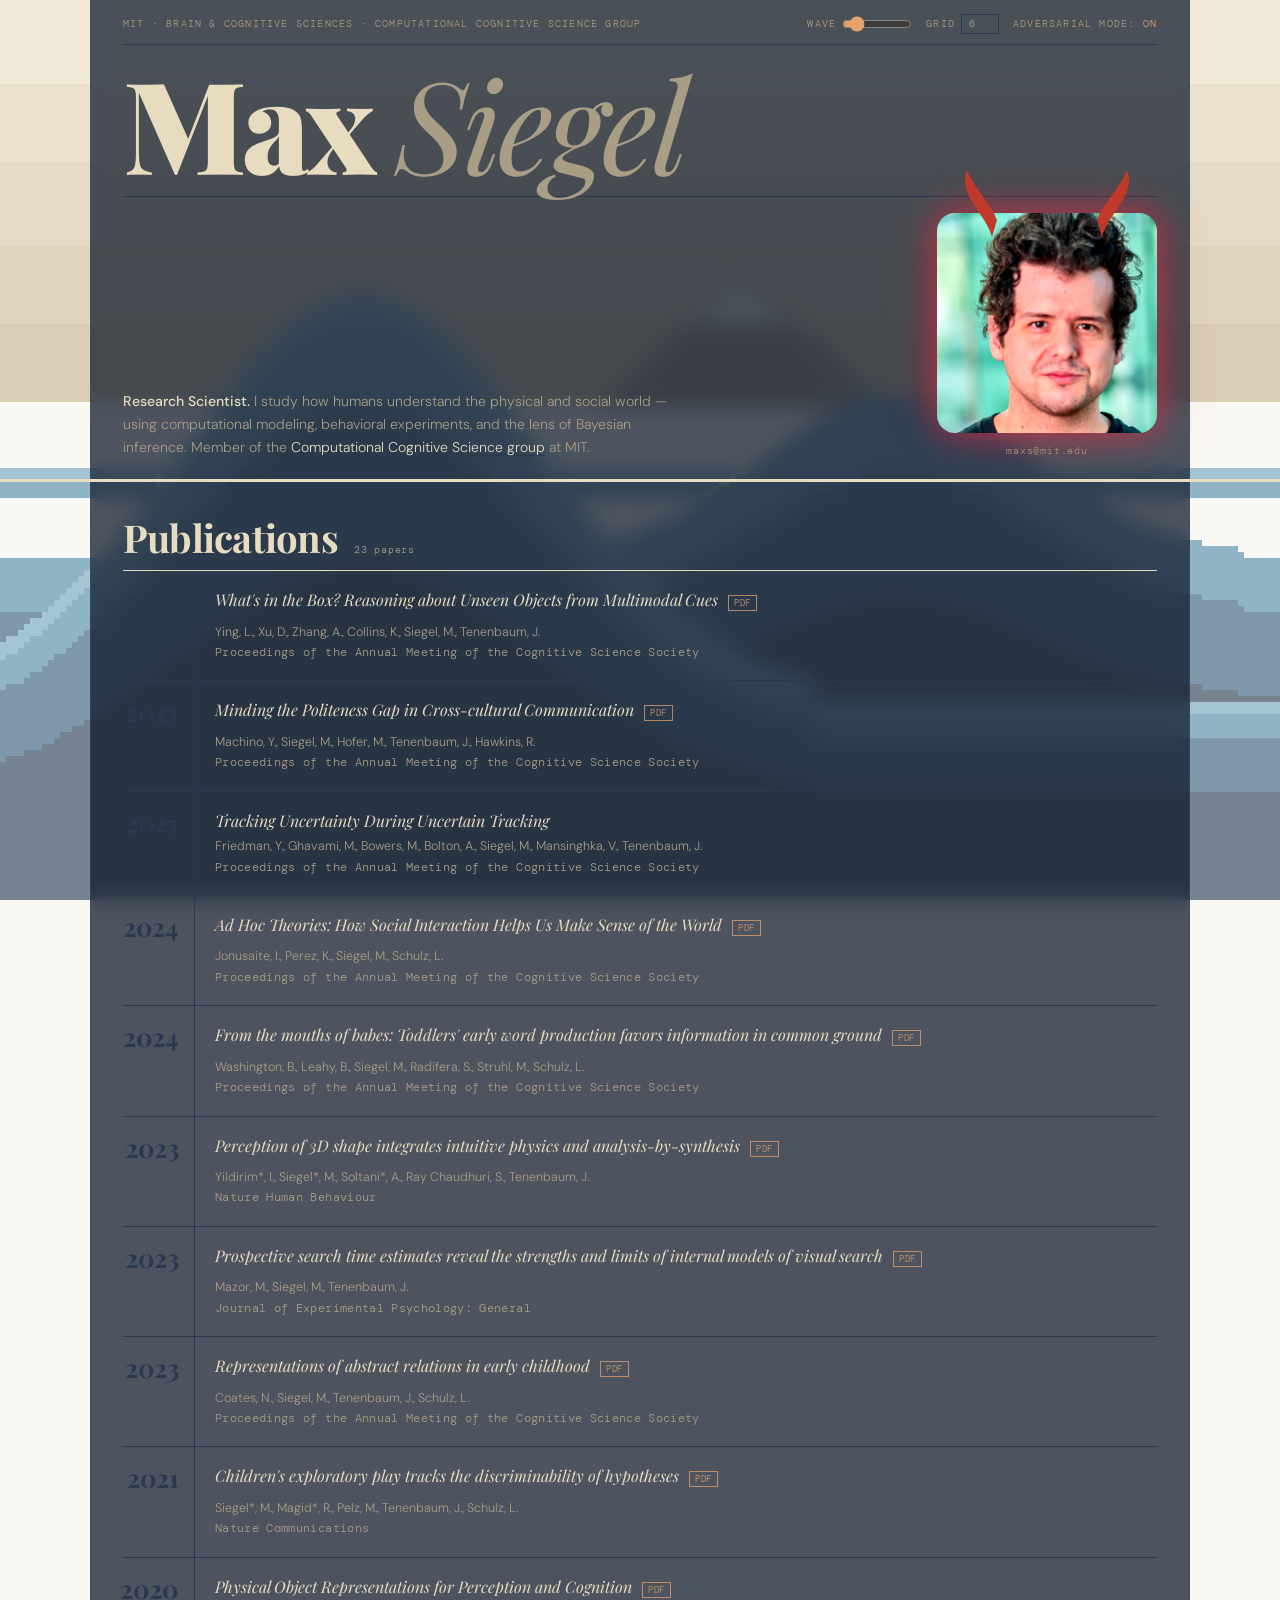
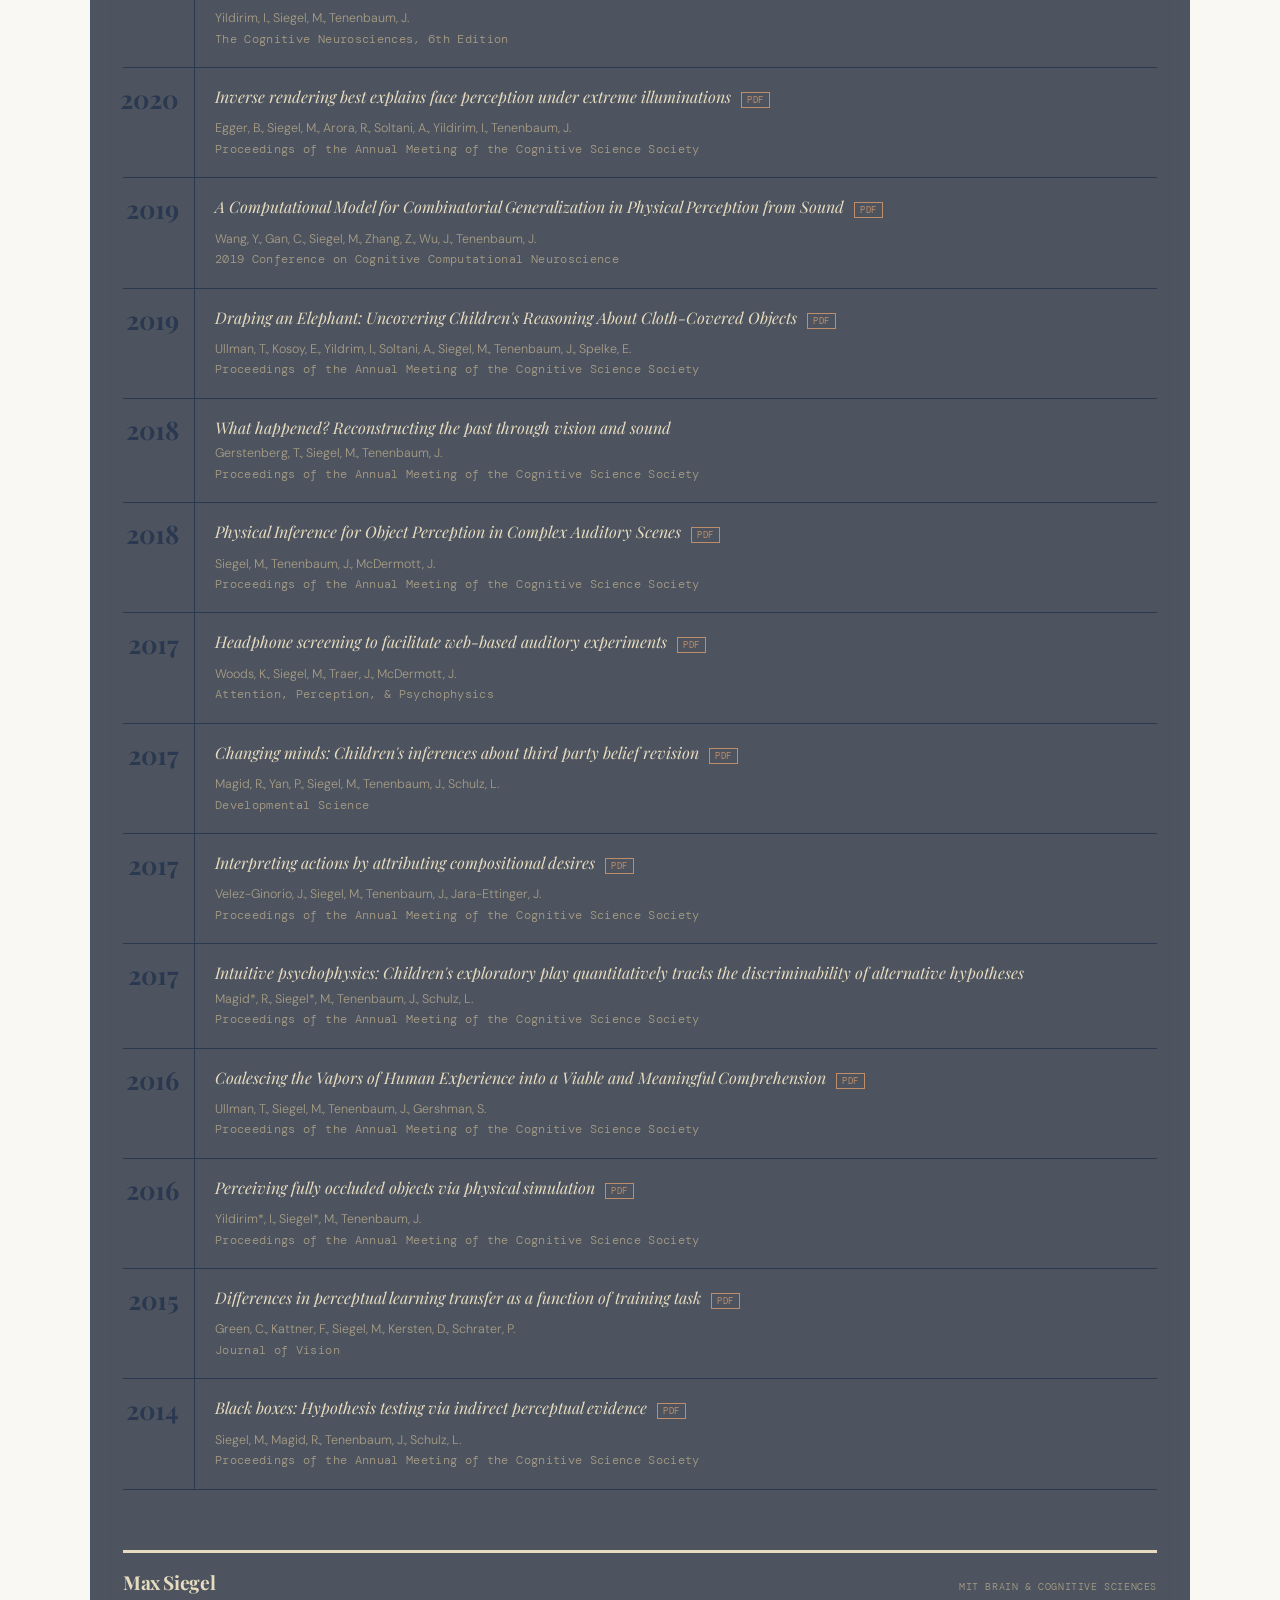
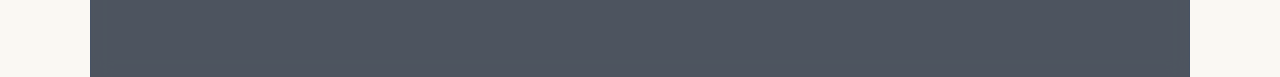
<file: index.html>
<!DOCTYPE html>
<html lang="en">
<head>
<meta charset="utf-8">
<meta name="viewport" content="width=device-width, initial-scale=1">
<meta name="description" content="Max Siegel — Research Scientist, MIT BCS">
<title>Max Siegel</title>
<link rel="preconnect" href="https://fonts.googleapis.com">
<link rel="preconnect" href="https://fonts.gstatic.com" crossorigin>
<link href="https://fonts.googleapis.com/css2?family=Playfair+Display:ital,wght@0,700;0,900;1,400;1,700&family=DM+Mono:wght@300;400&family=DM+Sans:wght@300;400;500&display=swap" rel="stylesheet">

<script>
const TWEAK_DEFAULTS = /*EDITMODE-BEGIN*/{
  "theme": "light",
  "accentColor": "#b85c38",
  "adversarial": false
}/*EDITMODE-END*/;
</script>

<style>
*, *::before, *::after { box-sizing: border-box; margin: 0; padding: 0; }

/* ── TOKENS ── */
:root {
  --bg:        #faf8f3;
  --ink:       #0f0e0c;
  --mid:       #4a4540;
  --faint:     #c8c3ba;
  --paper:     #f2ede4;
  --surface:   rgba(247, 244, 237, 0.82);
  --surface-edge: rgba(200, 195, 186, 0.55);
  --accent:    #b85c38;
  --display: "Playfair Display", "Georgia", serif;
  --mono:    "DM Mono", "Courier New", monospace;
  --sans:    "DM Sans", system-ui, sans-serif;
}
body.dark {
  --bg:           #07101e;
  --ink:          #e8dcc0;
  --mid:          #a89d85;
  --faint:        #2a3850;
  --paper:        #0d1828;
  --surface:      rgba(10, 22, 38, 0.72);
  --surface-edge: rgba(60, 80, 110, 0.45);
  --accent:       #e6a16c;
}

/* ── BASE ── */
html {
  scroll-behavior: smooth;
  background: var(--bg);
}
body {
  background: transparent;
  color: var(--ink);
  font-family: var(--sans);
  font-size: 15px;
  line-height: 1.6;
  -webkit-font-smoothing: antialiased;
  transition: color 300ms;
  position: relative;
}

#wave-bg {
  position: fixed;
  inset: 0;
  width: 100vw;
  height: 100vh;
  z-index: -1;
  image-rendering: pixelated;
  image-rendering: crisp-edges;
  pointer-events: none;
  opacity: 0.6;
}

body.dark #wave-bg { opacity: 0.55; }

a { color: var(--accent); text-decoration: none; }
a:hover { text-decoration: underline; text-decoration-thickness: 1px; }
a:focus-visible { outline: 2px solid var(--accent); outline-offset: 2px; }

/* ── MASTHEAD ── */
.masthead {
  border-bottom: 3px solid var(--ink);
  padding: 0;
  position: relative;
  overflow: hidden;
}

.masthead-inner {
  max-width: 1100px;
  margin: 0 auto;
  padding: 0 32px;
  background: var(--surface);
  backdrop-filter: blur(10px);
  -webkit-backdrop-filter: blur(10px);
  border-left: 1px solid var(--surface-edge);
  border-right: 1px solid var(--surface-edge);
}

.masthead-top {
  display: flex;
  align-items: baseline;
  justify-content: space-between;
  padding: 14px 0 10px;
  border-bottom: 1px solid var(--faint);
  gap: 16px;
}

.masthead-label {
  font-family: var(--mono);
  font-size: 10px;
  font-weight: 300;
  letter-spacing: 0.12em;
  text-transform: uppercase;
  color: var(--mid);
}

.masthead-name {
  font-family: var(--display);
  font-size: clamp(3.8rem, 10vw, 9rem);
  font-weight: 900;
  line-height: 0.9;
  letter-spacing: -0.03em;
  padding: 20px 0 16px;
  display: block;
  color: var(--ink);
}

.masthead-name em {
  font-weight: 400;
  font-style: italic;
  color: var(--mid);
}

.masthead-bottom {
  display: grid;
  grid-template-columns: 1fr auto;
  gap: 24px;
  align-items: end;
  padding: 16px 0 20px;
  border-top: 1px solid var(--faint);
}

.masthead-bio {
  font-family: var(--sans);
  font-size: 0.88rem;
  line-height: 1.65;
  color: var(--mid);
  max-width: 55ch;
  font-weight: 300;
}

.masthead-bio strong { color: var(--ink); font-weight: 500; }
.masthead-bio a { color: var(--ink); text-decoration: underline; text-decoration-color: var(--faint); text-underline-offset: 3px; }
.masthead-bio a:hover { text-decoration-color: var(--accent); }
.bio-email { color: var(--mid); }

.masthead-meta {
  display: flex;
  flex-direction: column;
  align-items: center;
  gap: 10px;
  flex-shrink: 0;
  /* portrait is now floating, just show email */
}

.masthead-email {
  font-family: var(--mono);
  font-size: 10px;
  font-weight: 300;
  letter-spacing: 0.08em;
  color: var(--mid);
  text-decoration: none;
  text-align: center;
}
.masthead-email:hover {
  color: var(--accent);
  text-decoration: none;
}

.portrait-frame {
  width: 220px;
  height: 220px;
  border: none;
  overflow: hidden;
  flex-shrink: 0;
  border-radius: 18px;
  transition: filter 400ms ease, box-shadow 400ms ease;
}

.portrait-wrap {
  position: relative;
  display: inline-block;
  flex-shrink: 0;
}

.devil-horns {
  position: absolute;
  top: -48px;
  left: 0;
  width: 220px;
  height: 80px;
  pointer-events: none;
  opacity: 0;
  transform: translateY(10px);
  transition: opacity 400ms ease, transform 400ms ease;
}

.portrait-wrap.devilish .devil-horns {
  opacity: 1;
  transform: translateY(0);
}

.portrait-wrap.devilish .portrait-frame {
  filter: saturate(1.4) hue-rotate(-15deg) contrast(1.1);
  box-shadow: 0 0 32px rgba(192, 57, 43, 0.6), 0 0 64px rgba(192, 57, 43, 0.2);
}

.portrait-frame img {
  width: 100%; height: 100%; object-fit: cover; display: block;
}

.portrait-placeholder {
  width: 100%; height: 100%;
  background: var(--paper);
  display: flex; align-items: center; justify-content: center;
  font-family: var(--mono); font-size: 9px; color: var(--mid);
  text-align: center; line-height: 1.4;
}

.contact-links {
  display: flex;
  gap: 10px;
  flex-wrap: wrap;
  justify-content: flex-end;
}

.contact-link {
  font-family: var(--mono);
  font-size: 10px;
  font-weight: 300;
  letter-spacing: 0.06em;
  color: var(--mid);
  text-decoration: none;
  padding: 4px 8px;
  border: 1px solid var(--faint);
  transition: border-color 120ms, color 120ms;
}
.contact-link:hover {
  color: var(--accent);
  border-color: var(--accent);
  text-decoration: none;
}

/* ── BODY LAYOUT ── */
.page-body {
  max-width: 1100px;
  margin: 0 auto;
  padding: 0 32px 80px;
  background: var(--surface);
  backdrop-filter: blur(10px);
  -webkit-backdrop-filter: blur(10px);
  border-left: 1px solid var(--surface-edge);
  border-right: 1px solid var(--surface-edge);
}

/* ── SECTION HEADER ── */
.section-header {
  display: flex;
  align-items: baseline;
  gap: 16px;
  padding: 36px 0 12px;
  border-bottom: 1px solid var(--ink);
  margin-bottom: 0;
}

.section-title {
  font-family: var(--display);
  font-size: clamp(1.6rem, 3vw, 2.4rem);
  font-weight: 700;
  letter-spacing: -0.02em;
  line-height: 1;
  color: var(--ink);
}

.section-count {
  font-family: var(--mono);
  font-size: 10px;
  font-weight: 300;
  color: var(--mid);
  letter-spacing: 0.08em;
}

/* ── PUBLICATIONS ── */
.pub-list { list-style: none; }

.pub-item {
  display: grid;
  grid-template-columns: 72px 1fr;
  border-bottom: 1px solid var(--faint);
}

.pub-year-col {
  padding: 18px 16px 18px 0;
  border-right: 1px solid var(--faint);
  display: flex;
  align-items: flex-start;
  justify-content: flex-end;
}

.pub-year {
  font-family: var(--display);
  font-size: 1.6rem;
  font-weight: 700;
  color: var(--faint);
  line-height: 1;
  letter-spacing: -0.02em;
}

.pub-body {
  padding: 18px 0 18px 20px;
}

.pub-title {
  font-family: var(--display);
  font-style: italic;
  font-size: 1rem;
  line-height: 1.4;
  color: var(--ink);
  font-weight: 400;
  display: block;
  margin-bottom: 6px;
}

.pub-title-link {
  color: var(--ink);
  transition: color 120ms;
}
.pub-title-link:hover {
  color: var(--accent);
  text-decoration: none;
}

.pub-authors {
  font-family: var(--sans);
  font-size: 0.78rem;
  color: var(--mid);
  font-weight: 300;
  margin-bottom: 3px;
  line-height: 1.4;
}

.pub-venue {
  font-family: var(--mono);
  font-size: 0.72rem;
  color: var(--mid);
  letter-spacing: 0.03em;
  font-weight: 300;
}

.pub-venue.highlighted {
  color: var(--accent);
}

.pub-title-row {
  display: flex;
  align-items: baseline;
  gap: 10px;
  flex-wrap: wrap;
  margin-bottom: 6px;
}

.pub-title-row .pub-title,
.pub-title-row .pub-title-link {
  margin-bottom: 0;
}

.pub-pdf-tag {
  font-family: var(--mono);
  font-size: 9px;
  font-weight: 400;
  letter-spacing: 0.08em;
  color: var(--accent);
  border: 1px solid var(--accent);
  padding: 1px 5px;
  text-decoration: none;
  white-space: nowrap;
  flex-shrink: 0;
  opacity: 0.75;
  transition: opacity 120ms;
}
.pub-pdf-tag:hover { opacity: 1; text-decoration: none; }

/* ── FOOTER ── */
.site-footer {
  border-top: 3px solid var(--ink);
  padding-top: 14px;
  margin-top: 60px;
  display: flex;
  justify-content: space-between;
  align-items: baseline;
  gap: 12px;
  flex-wrap: wrap;
}

.footer-name {
  font-family: var(--display);
  font-size: 1.2rem;
  font-weight: 700;
  letter-spacing: -0.02em;
}

.footer-meta {
  font-family: var(--mono);
  font-size: 10px;
  font-weight: 300;
  color: var(--mid);
  letter-spacing: 0.06em;
  text-transform: uppercase;
}

/* ── TWEAKS PANEL ── */
#tweaks-panel {
  position: fixed;
  bottom: 24px; right: 24px;
  background: var(--bg);
  border: 1px solid var(--faint);
  padding: 16px 18px;
  font-family: var(--sans);
  font-size: 13px;
  box-shadow: 0 8px 40px rgba(0,0,0,0.18);
  z-index: 9999;
  display: none;
  width: 210px;
}

#tweaks-panel h3 {
  font-family: var(--mono);
  font-size: 10px; font-weight: 400; text-transform: uppercase;
  letter-spacing: 0.1em; color: var(--mid); margin-bottom: 14px;
}

#tweaks-panel label {
  display: block;
  font-family: var(--mono);
  font-size: 10px; font-weight: 400;
  text-transform: uppercase; letter-spacing: 0.08em;
  color: var(--mid); margin-bottom: 6px; margin-top: 14px;
}

.tweak-btn-group { display: flex; flex-direction: column; gap: 4px; }
.tweak-btn {
  background: none; border: 1px solid var(--faint);
  padding: 6px 10px; text-align: left; cursor: pointer;
  font-size: 11px; font-family: var(--sans); color: var(--mid);
  transition: all 100ms;
}
.tweak-btn:hover { border-color: var(--accent); color: var(--accent); }
.tweak-btn.active { background: var(--ink); color: var(--bg); border-color: var(--ink); }

.color-swatches { display: flex; gap: 6px; flex-wrap: wrap; margin-top: 2px; }
.color-swatch {
  width: 20px; height: 20px; cursor: pointer;
  border: 2px solid transparent; transition: border-color 100ms;
}
.color-swatch.active { border-color: var(--ink); }

/* ── RESPONSIVE ── */
@media (max-width: 680px) {
  .masthead-inner, .page-body { padding-left: 18px; padding-right: 18px; }
  .masthead-bottom { grid-template-columns: 1fr; }
  .masthead-meta { flex-direction: row-reverse; align-items: center; }
  .portrait-frame { width: 72px; height: 72px; }
  .contact-links { justify-content: flex-start; }
  .pub-item { grid-template-columns: 52px 1fr; }
  .pub-year { font-size: 1.1rem; }
}
</style>
<template id="__bundler_thumbnail" data-bg-color="#0d0c0a">
  <svg viewBox="0 0 400 300" xmlns="http://www.w3.org/2000/svg">
    <rect width="400" height="300" fill="#0d0c0a"/>
    <text x="30" y="120" font-family="Georgia,serif" font-size="72" font-weight="900" fill="#f0ece3" letter-spacing="-3">Max</text>
    <text x="30" y="185" font-family="Georgia,serif" font-size="72" font-weight="400" font-style="italic" fill="#8a8278" letter-spacing="-3">Siegel</text>
    <line x1="30" y1="210" x2="370" y2="210" stroke="#2e2b25" stroke-width="3"/>
    <rect x="30" y="225" width="60" height="8" rx="2" fill="#2e2b25"/>
    <rect x="30" y="242" width="200" height="6" rx="2" fill="#1e1c18"/>
    <rect x="30" y="256" width="160" height="6" rx="2" fill="#1e1c18"/>
  </svg>
</template>
</head>
<body class="dark">

<!-- MASTHEAD -->
<canvas id="wave-bg"></canvas>

<header class="masthead">
  <div class="masthead-inner">

    <div class="masthead-top">
      <span class="masthead-label">MIT · Brain &amp; Cognitive Sciences · Computational Cognitive Science Group</span>
      <span class="masthead-label" style="display:flex;align-items:center;gap:14px;">
        <span style="display:flex;align-items:center;gap:6px;">
          <span style="text-transform:uppercase;">wave</span>
          <input type="range" id="wave-strength" min="0" max="3" step="0.05" value="0.4" style="width:70px;accent-color:var(--accent);vertical-align:middle;">
        </span>
        <span style="display:flex;align-items:center;gap:6px;">
          <span style="text-transform:uppercase;">grid</span>
          <input type="number" id="wave-pixel" min="2" max="16" step="1" value="6" style="width:38px;font:inherit;color:inherit;background:transparent;border:1px solid var(--faint);padding:1px 3px;text-align:center;">
        </span>
        <button id="adv-toggle" onclick="toggleAdversarial()" style="background:none;border:none;cursor:pointer;font:inherit;color:inherit;letter-spacing:inherit;padding:0;text-transform:uppercase;">adversarial mode: <span id="adv-status" style="color:var(--accent)">on</span></button>
      </span>
    </div>

    <span class="masthead-name">Max <em>Siegel</em></span>

    <div class="masthead-bottom">
      <p class="masthead-bio">
        <strong>Research Scientist.</strong> I study how humans understand the physical and social world — using computational modeling, behavioral experiments, and the lens of Bayesian inference. Member of the <a href="https://cocosci.mit.edu">Computational Cognitive Science group</a> at MIT.
      </p>
      <div class="masthead-meta">
        <div class="portrait-wrap">
          <div class="portrait-frame">
            <img src="public/assets/max.png" alt="Max Siegel"
                 onerror="this.style.display='none';this.nextElementSibling.style.display='flex'">
            <div class="portrait-placeholder" style="display:none">photo</div>
          </div>
          <svg class="devil-horns" viewBox="0 0 220 80" xmlns="http://www.w3.org/2000/svg">
            <path d="M55 72 C50 50 20 30 30 5 C38 25 52 35 60 55 Z" fill="#c0392b"/>
            <path d="M165 72 C170 50 200 30 190 5 C182 25 168 35 160 55 Z" fill="#c0392b"/>
          </svg>
        </div>
        <a class="masthead-email" href="mailto:maxs@mit.edu">maxs@mit.edu</a>
      </div>
    </div>

  </div>
</header>

<!-- BODY -->
<div class="page-body">

  <div class="section-header">
    <h2 class="section-title">Publications</h2>
    <span class="section-count" id="section-count"></span>
  </div>

  <ul class="pub-list" id="pub-list"></ul>

  <footer class="site-footer">
    <span class="footer-name">Max Siegel</span>
    <span class="footer-meta">MIT Brain &amp; Cognitive Sciences</span>
  </footer>

</div>

<!-- TWEAKS -->
<div id="tweaks-panel">
  <h3>Tweaks</h3>

  <label>Theme</label>
  <div class="tweak-btn-group">
    <button class="tweak-btn" data-theme="light" onclick="setTheme('light',this)">Light</button>
    <button class="tweak-btn active" data-theme="dark" onclick="setTheme('dark',this)">Dark</button>
  </div>

  <label>Adversarial mode</label>
  <div class="tweak-btn-group">
    <button class="tweak-btn active" id="adv-on" onclick="setAdversarial(true,this)">On</button>
    <button class="tweak-btn" id="adv-off" onclick="setAdversarial(false,this)">Off</button>
  </div>

  <label>Accent</label>
  <div class="color-swatches">
    <div class="color-swatch active" style="background:#b85c38" title="#b85c38" onclick="setAccent('#b85c38',this)"></div>
    <div class="color-swatch" style="background:#1e4d6a" title="#1e4d6a" onclick="setAccent('#1e4d6a',this)"></div>
    <div class="color-swatch" style="background:#2d5a3d" title="#2d5a3d" onclick="setAccent('#2d5a3d',this)"></div>
    <div class="color-swatch" style="background:#7a3060" title="#7a3060" onclick="setAccent('#7a3060',this)"></div>
    <div class="color-swatch" style="background:#4a4540" title="#4a4540" onclick="setAccent('#4a4540',this)"></div>
  </div>
</div>

<script>
// ── HOKUSAI WAVE BACKGROUND (real wave-equation simulation) ──
(function() {
  const canvas = document.getElementById('wave-bg');
  if (!canvas) return;
  const ctx = canvas.getContext('2d');

  let PIXEL_SIZE = 6;
  let W, H, PW, PH;

  // Each layer has its own 1D height field with real wave-equation dynamics.
  // h[i] is height at column i; updated via h_new = 2h - h_old + c²(h[i+1]+h[i-1]-2h[i])
  // We integrate height in "vertical pixel" units (small).
  // Layers: far (back), mid, big (front).
  const layers = [];

  function makeLayer(opts) {
    const w = PW;
    return {
      ...opts,
      h:     new Float32Array(w),
      hOld:  new Float32Array(w),
      hNew:  new Float32Array(w),
      width: w,
    };
  }

  function initLayers() {
    layers.length = 0;
    // Scale all spatial parameters as fractions of grid width so behavior
    // is consistent across screen sizes.
    const baseScale = PW / 200;  // reference: 200-cell-wide grid
    layers.push(makeLayer({
      name: 'far',
      base: Math.floor(PH * 0.52),
      c2: 0.20,
      damping: 0.998,
      mouseStrength: 1.2,
      vertRange: Math.round(14 * baseScale),
      kernelHalfWidth: Math.max(3, Math.round(4 * baseScale)),
      kernelSigma: 6 * baseScale * baseScale,
    }));
    layers.push(makeLayer({
      name: 'mid',
      base: Math.floor(PH * 0.62),
      c2: 0.28,
      damping: 0.996,
      mouseStrength: 2.0,
      vertRange: Math.round(18 * baseScale),
      kernelHalfWidth: Math.max(4, Math.round(5 * baseScale)),
      kernelSigma: 6 * baseScale * baseScale,
    }));
    layers.push(makeLayer({
      name: 'big',
      base: Math.floor(PH * 0.78),
      c2: 0.32,
      damping: 0.995,
      mouseStrength: 3.0,
      vertRange: Math.round(24 * baseScale),
      kernelHalfWidth: Math.max(5, Math.round(6 * baseScale)),
      kernelSigma: 6 * baseScale * baseScale,
    }));
  }

  // Mouse interaction
  let mouseActive = false;
  let mousePX = -999, mousePY = -999;
  let lastMousePX = -999, lastMousePY = -999;
  let mouseVX = 0, mouseVY = 0;

  function resize() {
    PW = Math.ceil(window.innerWidth  / PIXEL_SIZE);
    PH = Math.ceil(window.innerHeight / PIXEL_SIZE);
    canvas.width  = PW;
    canvas.height = PH;
    W = window.innerWidth;
    H = window.innerHeight;
    initLayers();
    allocBuffer();
  }
  resize();
  window.addEventListener('resize', resize);
  // expose for slider
  window.__setPixelSize = (n) => { PIXEL_SIZE = n; resize(); };

  window.addEventListener('mousemove', e => {
    const px = e.clientX / PIXEL_SIZE;
    const py = e.clientY / PIXEL_SIZE;
    if (mouseActive) {
      mouseVX = px - lastMousePX;
      mouseVY = py - lastMousePY;
    }
    lastMousePX = px;
    lastMousePY = py;
    mousePX = px;
    mousePY = py;
    mouseActive = true;
  });
  window.addEventListener('mouseleave', () => { mouseActive = false; });
  window.addEventListener('click', e => {
    const px = e.clientX / PIXEL_SIZE;
    const py = e.clientY / PIXEL_SIZE;
    const userMult = (window.__interactionStrength != null ? window.__interactionStrength : 1);
    for (const L of layers) {
      const dy = Math.abs(py - L.base);
      if (dy < L.vertRange * 2) {
        const ix = Math.round(px);
        if (ix < 1 || ix >= L.width - 1) continue;
        const strength = (1 - dy / (L.vertRange * 2)) * 4 * userMult;
        const halfW = L.kernelHalfWidth;
        const sigma = L.kernelSigma;
        for (let k = -halfW; k <= halfW; k++) {
          const i = ix + k;
          if (i < 1 || i >= L.width - 1) continue;
          const falloff = Math.exp(-k*k / sigma);
          L.h[i] += strength * falloff;
        }
      }
    }
  });

  // Static "great wave curl" silhouette — Hokusai's iconic shape.
  // This is the baseline shape of the big wave; the simulation adds ripples on top.
  function bigWaveBaseline(x) {
    let h = 0;
    const curlCenter = 0.28;
    const curlWidth  = 0.22;
    const d = (x - curlCenter) / curlWidth;
    if (Math.abs(d) < 1.6) {
      h -= Math.exp(-d * d * 1.2) * 0.45 * PH;
    }
    return h;
  }
  function midWaveBaseline(x) {
    const c = 0.7;
    const d = (x - c) / 0.18;
    if (Math.abs(d) < 1.5) return -Math.exp(-d * d * 1.5) * 0.18 * PH;
    return 0;
  }

  // Hokusai palette
  const PAL = {
    sky:       '#e8dcc0',
    skyDeep:   '#c9b890',
    fuji:      '#7a6a52',
    waveDeep:  '#0a2540',
    waveMid:   '#1a4870',
    waveLight: '#3a7aa0',
    waveTeal:  '#5a9ab8',
    foam:      '#f0e8d8',
    foamShade: '#c8c0b0',
  };

  // Convert "#rrggbb" → 0xAABBGGRR (little-endian, fully opaque)
  function hex2u32(hex) {
    const r = parseInt(hex.slice(1,3), 16);
    const g = parseInt(hex.slice(3,5), 16);
    const b = parseInt(hex.slice(5,7), 16);
    return (255 << 24) | (b << 16) | (g << 8) | r;
  }
  const C = {
    skyBand: [
      hex2u32('#e8dcc0'),
      hex2u32('#dfd0b0'),
      hex2u32('#d4c4a0'),
      hex2u32('#c9b890'),
      hex2u32('#bda980'),
    ],
    fuji:      hex2u32(PAL.fuji),
    foam:      hex2u32(PAL.foam),
    foamShade: hex2u32(PAL.foamShade),
    waveDeep:  hex2u32(PAL.waveDeep),
    waveMid:   hex2u32(PAL.waveMid),
    waveLight: hex2u32(PAL.waveLight),
    waveTeal:  hex2u32(PAL.waveTeal),
  };

  // ImageData buffer — rendered into directly via Uint32Array view,
  // then blitted to canvas in a single putImageData per frame.
  var imageData;
  var pixBuf; // Uint32Array view

  function allocBuffer() {
    imageData = ctx.createImageData(PW, PH);
    pixBuf = new Uint32Array(imageData.data.buffer);
  }

  function hfill(buf, x, y, w, color) {
    if (y < 0 || y >= PH) return;
    const xs = Math.max(0, x);
    const xe = Math.min(PW, x + w);
    const row = y * PW;
    for (let i = xs; i < xe; i++) buf[row + i] = color;
  }
  function vfill(buf, x, y, h, color) {
    if (x < 0 || x >= PW) return;
    const ys = Math.max(0, y);
    const ye = Math.min(PH, y + h);
    for (let yy = ys; yy < ye; yy++) {
      buf[yy * PW + x] = color;
    }
  }
  function setpx(buf, x, y, color) {
    if (x < 0 || x >= PW || y < 0 || y >= PH) return;
    buf[y * PW + x] = color;
  }

  function stepLayer(L) {
    const { h, hOld, hNew, width, c2, damping } = L;
    // wave equation (free boundaries via clamp)
    for (let i = 1; i < width - 1; i++) {
      const lap = h[i+1] + h[i-1] - 2 * h[i];
      hNew[i] = (2 * h[i] - hOld[i] + c2 * lap) * damping;
    }
    // boundaries: reflect (copy interior)
    hNew[0] = hNew[1];
    hNew[width-1] = hNew[width-2];
    // rotate buffers
    L.hOld = h;
    L.h = hNew;
    L.hNew = hOld;
  }

  function applyMouseToLayer(L) {
    if (!mouseActive) return;
    const dy = Math.abs(mousePY - L.base);
    if (dy >= L.vertRange) return;
    const ix = Math.round(mousePX);
    if (ix < 1 || ix >= L.width - 1) return;
    const proximity = 1 - dy / L.vertRange;
    const speed = Math.min(8, Math.sqrt(mouseVX*mouseVX + mouseVY*mouseVY));
    const userMult = (window.__interactionStrength != null ? window.__interactionStrength : 1);
    const push = proximity * (0.25 + speed * 0.25) * L.mouseStrength * userMult;
    const halfW = L.kernelHalfWidth;
    const sigma = L.kernelSigma;
    for (let k = -halfW; k <= halfW; k++) {
      const i = ix + k;
      if (i < 1 || i >= L.width - 1) continue;
      const falloff = Math.exp(-k*k / sigma);
      L.h[i] += push * falloff;
    }
  }

  function frame(t) {
    const time = t / 1000;
    mouseVX *= 0.85;
    mouseVY *= 0.85;

    // Step physics for each layer (apply mouse first, then integrate)
    for (const L of layers) {
      applyMouseToLayer(L);
      stepLayer(L);
    }

    const buf = pixBuf;

    // ── SKY (banded) ──
    const skyBaseline = Math.floor(PH * 0.45);
    for (let y = 0; y < skyBaseline; y++) {
      const r = y / skyBaseline;
      const c = C.skyBand[Math.min(4, Math.floor(r * 5))];
      hfill(buf, 0, y, PW, c);
    }

    // ── MT FUJI ──
    const fujiBase = skyBaseline;
    const fujiPeakX = Math.floor(PW * 0.58);
    const fujiPeakY = Math.floor(PH * 0.30);
    const fujiHalfWidth = Math.floor(PH * 0.16);
    const fujiSpan = Math.max(1, fujiBase - fujiPeakY);
    for (let y = fujiPeakY; y <= fujiBase; y++) {
      const progress = (y - fujiPeakY) / fujiSpan;
      const w = Math.floor(progress * fujiHalfWidth);
      hfill(buf, fujiPeakX - w, y, w * 2, C.fuji);
    }
    const snowMax = Math.floor(fujiHalfWidth * 0.35);
    for (let y = fujiPeakY; y <= fujiPeakY + snowMax; y++) {
      const progress = (y - fujiPeakY) / fujiSpan;
      const w = Math.floor(progress * fujiHalfWidth * 0.85);
      const jitter = Math.floor(Math.sin(y * 2.3) * 1.5);
      hfill(buf, fujiPeakX - w + jitter, y, w * 2 - jitter, C.foam);
    }

    // ── FAR LAYER ──
    const far = layers[0];
    for (let px = 0; px < PW; px++) {
      const surfY = Math.floor(far.base + far.h[px] * 0.5);
      setpx(buf, px, surfY,     C.waveTeal);
      setpx(buf, px, surfY + 1, C.waveTeal);
      setpx(buf, px, surfY + 2, C.waveLight);
      setpx(buf, px, surfY + 3, C.waveLight);
      setpx(buf, px, surfY + 4, C.waveLight);
    }

    // ── MID LAYER ──
    const mid = layers[1];
    for (let px = 0; px < PW; px++) {
      const x = px / PW;
      const surfY = Math.floor(mid.base + midWaveBaseline(x) + mid.h[px] * 0.7);
      const hLeft = px > 0 ? mid.h[px-1] : mid.h[px];
      const baseSlope = px > 0 ? midWaveBaseline((px-1)/PW) - midWaveBaseline(x) : 0;
      const slope = (mid.h[px] - hLeft) * 0.7 - baseSlope;
      if (slope < -0.5) {
        setpx(buf, px, surfY - 1, C.foam);
        setpx(buf, px, surfY,     C.foam);
      }
      const span = Math.max(1, PH - surfY);
      const yStart = Math.max(0, surfY);
      for (let y = yStart; y < PH; y++) {
        const depth = (y - surfY) / span;
        const c = depth < 0.15 ? C.waveLight : depth < 0.4 ? C.waveMid : C.waveDeep;
        buf[y * PW + px] = c;
      }
    }

    // ── BIG WAVE (with curl baseline + sim ripples) ──
    const big = layers[2];
    const surfYs = new Int16Array(PW);
    for (let px = 0; px < PW; px++) {
      const x = px / PW;
      const baselineH = bigWaveBaseline(x);
      const surfY = Math.floor(big.base + baselineH + big.h[px]);
      surfYs[px] = surfY;
      const span = Math.max(1, PH - surfY);
      const yStart = Math.max(0, surfY);
      for (let y = yStart; y < PH; y++) {
        const depth = (y - surfY) / span;
        const c = depth < 0.05 ? C.waveTeal
                : depth < 0.18 ? C.waveLight
                : depth < 0.45 ? C.waveMid
                               : C.waveDeep;
        buf[y * PW + px] = c;
      }
    }
    // foam crests on big wave (from real simulation slope)
    for (let px = 1; px < PW; px++) {
      const slope = surfYs[px] - surfYs[px-1];
      if (slope < -1) {
        const thickness = Math.min(4, -slope);
        for (let t = 0; t < thickness; t++) {
          setpx(buf, px, surfYs[px] - 1 + t, C.foam);
        }
        setpx(buf, px, surfYs[px] + thickness - 1, C.foamShade);
      }
    }

    ctx.putImageData(imageData, 0, 0);
    requestAnimationFrame(frame);
  }

  requestAnimationFrame(frame);
})();

// ── FLEEING LINKS ──
(function() {
  const FLEE_RADIUS = 100;
  const FLEE_STRENGTH = 60;
  const RETURN_SPEED = 0.12;
  const SPEED_THRESHOLD = 0.8;

  const links = [];

  // inject feet CSS
  const feetStyle = document.createElement('style');
  feetStyle.textContent = `
    .flee-wrap {
      display: inline-block;
      position: relative;
      vertical-align: baseline;
    }
    .flee-wrap.block-wrap {
      display: block;
      margin-bottom: 6px;
    }
    .flee-feet {
      position: absolute;
      left: 50%;
      top: 100%;
      transform: translateX(-50%);
      pointer-events: none;
      opacity: 0;
      transition: opacity 80ms;
    }
    .flee-wrap.running .flee-feet { opacity: 1; }

    .leg-l { transform-origin: 4px 0px; }
    .leg-r { transform-origin: 4px 0px; }
    .flee-wrap.running .leg-l { animation: legL 0.3s linear infinite; }
    .flee-wrap.running .leg-r { animation: legR 0.3s linear infinite; }

    @keyframes legL {
      0%   { transform: rotate(-30deg); }
      50%  { transform: rotate( 30deg); }
      100% { transform: rotate(-30deg); }
    }
    @keyframes legR {
      0%   { transform: rotate( 30deg); }
      50%  { transform: rotate(-30deg); }
      100% { transform: rotate( 30deg); }
    }
  `;
  document.head.appendChild(feetStyle);

  function makeFeetSVG() {
    return `<svg class="flee-feet" width="16" height="12" viewBox="0 0 16 12" xmlns="http://www.w3.org/2000/svg">
      <line class="leg-l" x1="4" y1="0" x2="1" y2="9" stroke="currentColor" stroke-width="1.5" stroke-linecap="round"/>
      <line class="leg-r" x1="12" y1="0" x2="15" y2="9" stroke="currentColor" stroke-width="1.5" stroke-linecap="round"/>
      <line x1="0" y1="9" x2="3" y2="9" stroke="currentColor" stroke-width="1.5" stroke-linecap="round"/>
      <line x1="13" y1="9" x2="16" y2="9" stroke="currentColor" stroke-width="1.5" stroke-linecap="round"/>
    </svg>`;
  }

  function initLinks() {
    document.querySelectorAll('.pub-title-link, .pub-pdf-tag').forEach(el => {
      const isBlock = el.classList.contains('pub-title') || el.classList.contains('pub-title-link');
      const wrap = document.createElement('span');
      wrap.className = 'flee-wrap' + (isBlock ? ' block-wrap' : '');
      el.parentNode.insertBefore(wrap, el);
      wrap.appendChild(el);
      wrap.insertAdjacentHTML('beforeend', makeFeetSVG());
      wrap.style.willChange = 'transform';
      links.push({ el: wrap, cx: 0, cy: 0, vx: 0, vy: 0, running: false, stopTimer: null });
    });
  }

  let mouseX = -9999, mouseY = -9999;
  window.addEventListener('mousemove', e => { mouseX = e.clientX; mouseY = e.clientY; });
  window.addEventListener('mouseleave', () => { mouseX = -9999; mouseY = -9999; });

  function tick() {
    links.forEach(link => {
      const rect = link.el.getBoundingClientRect();
      const cx = rect.left + rect.width  / 2;
      const cy = rect.top  + rect.height / 2;
      const dx = cx - mouseX;
      const dy = cy - mouseY;
      const dist = Math.sqrt(dx * dx + dy * dy);

      let fx = 0, fy = 0;
      if (window.__adversarialEnabled !== false && dist < FLEE_RADIUS && dist > 0) {
        const force = (1 - dist / FLEE_RADIUS) * FLEE_STRENGTH;
        fx = (dx / dist) * force;
        fy = (dy / dist) * force;
      }

      link.vx = link.vx * 0.75 + (fx - link.cx) * RETURN_SPEED;
      link.vy = link.vy * 0.75 + (fy - link.cy) * RETURN_SPEED;
      link.cx += link.vx;
      link.cy += link.vy;
      link.cx = Math.max(-80, Math.min(80, link.cx));
      link.cy = Math.max(-40, Math.min(40, link.cy));

      const speed = Math.sqrt(link.vx * link.vx + link.vy * link.vy);
      if (speed > SPEED_THRESHOLD && !link.running) {
        link.running = true;
        if (link.stopTimer) { clearTimeout(link.stopTimer); link.stopTimer = null; }
        link.el.classList.add('running');
      } else if (speed < 0.25 && link.running) {
        if (!link.stopTimer) {
          link.stopTimer = setTimeout(() => {
            link.running = false;
            link.el.classList.remove('running');
            link.stopTimer = null;
          }, 120);
        }
      }
      link.el.style.transform = `translate(${link.cx.toFixed(2)}px, ${link.cy.toFixed(2)}px)`;
    });
    requestAnimationFrame(tick);
  }

  setTimeout(() => { initLinks(); requestAnimationFrame(tick); }, 100);
})();



// ── DATA ──
const PUBS = [
  { year: 2025, authors: "Ying, L., Xu, D., Zhang, A., Collins, K., Siegel, M., Tenenbaum, J.", title: "What's in the Box? Reasoning about Unseen Objects from Multimodal Cues", venue: "Proceedings of the Annual Meeting of the Cognitive Science Society", href: "papers/ying2025what.pdf" },
  { year: 2025, authors: "Machino, Y., Siegel, M., Hofer, M., Tenenbaum, J., Hawkins, R.", title: "Minding the Politeness Gap in Cross-cultural Communication", venue: "Proceedings of the Annual Meeting of the Cognitive Science Society", href: "papers/machino2025minding.pdf" },
  { year: 2025, authors: "Friedman, Y., Ghavami, M., Bowers, M., Bolton, A., Siegel, M., Mansinghka, V., Tenenbaum, J.", title: "Tracking Uncertainty During Uncertain Tracking", venue: "Proceedings of the Annual Meeting of the Cognitive Science Society" },
  { year: 2024, authors: "Jonusaite, I., Perez, K., Siegel, M., Schulz, L.", title: "Ad Hoc Theories: How Social Interaction Helps Us Make Sense of the World", venue: "Proceedings of the Annual Meeting of the Cognitive Science Society", href: "papers/jonusaite2025.pdf" },
  { year: 2024, authors: "Washington, B., Leahy, B., Siegel, M., Radifera, S., Struhl, M., Schulz, L.", title: "From the mouths of babes: Toddlers' early word production favors information in common ground", venue: "Proceedings of the Annual Meeting of the Cognitive Science Society", href: "papers/washington2025from.pdf" },
  { year: 2023, authors: "Yildirim*, I., Siegel*, M., Soltani*, A., Ray Chaudhuri, S., Tenenbaum, J.", title: "Perception of 3D shape integrates intuitive physics and analysis-by-synthesis", venue: "Nature Human Behaviour", href: "papers/yildirim2023perception.pdf", highlight: true },
  { year: 2023, authors: "Mazor, M., Siegel, M., Tenenbaum, J.", title: "Prospective search time estimates reveal the strengths and limits of internal models of visual search", venue: "Journal of Experimental Psychology: General", href: "papers/mazor2023prospective.pdf", highlight: true },
  { year: 2023, authors: "Coates, N., Siegel, M., Tenenbaum, J., Schulz, L.", title: "Representations of abstract relations in early childhood", venue: "Proceedings of the Annual Meeting of the Cognitive Science Society", href: "papers/coates2023representations.pdf" },
  { year: 2021, authors: "Siegel*, M., Magid*, R., Pelz, M., Tenenbaum, J., Schulz, L.", title: "Children's exploratory play tracks the discriminability of hypotheses", venue: "Nature Communications", href: "papers/nature_comm_2021.pdf", highlight: true },
  { year: 2020, authors: "Yildirim, I., Siegel, M., Tenenbaum, J.", title: "Physical Object Representations for Perception and Cognition", venue: "The Cognitive Neurosciences, 6th Edition", href: "papers/the_cognitive_neurosciences.pdf" },
  { year: 2020, authors: "Egger, B., Siegel, M., Arora, R., Soltani, A., Yildirim, I., Tenenbaum, J.", title: "Inverse rendering best explains face perception under extreme illuminations", venue: "Proceedings of the Annual Meeting of the Cognitive Science Society", href: "papers/egger2020inverse.pdf" },
  { year: 2019, authors: "Wang, Y., Gan, C., Siegel, M., Zhang, Z., Wu, J., Tenenbaum, J.", title: "A Computational Model for Combinatorial Generalization in Physical Perception from Sound", venue: "2019 Conference on Cognitive Computational Neuroscience", href: "papers/ccn_2019.pdf" },
  { year: 2019, authors: "Ullman, T., Kosoy, E., Yildrim, I., Soltani, A., Siegel, M., Tenenbaum, J., Spelke, E.", title: "Draping an Elephant: Uncovering Children's Reasoning About Cloth-Covered Objects", venue: "Proceedings of the Annual Meeting of the Cognitive Science Society", href: "papers/cogsci_2019.pdf" },
  { year: 2018, authors: "Gerstenberg, T., Siegel, M., Tenenbaum, J.", title: "What happened? Reconstructing the past through vision and sound", venue: "Proceedings of the Annual Meeting of the Cognitive Science Society" },
  { year: 2018, authors: "Siegel, M., Tenenbaum, J., McDermott, J.", title: "Physical Inference for Object Perception in Complex Auditory Scenes", venue: "Proceedings of the Annual Meeting of the Cognitive Science Society", href: "papers/the_cognitive_neurosciences.pdf" },
  { year: 2017, authors: "Woods, K., Siegel, M., Traer, J., McDermott, J.", title: "Headphone screening to facilitate web-based auditory experiments", venue: "Attention, Perception, & Psychophysics", href: "papers/app_2017.pdf", highlight: true },
  { year: 2017, authors: "Magid, R., Yan, P., Siegel, M., Tenenbaum, J., Schulz, L.", title: "Changing minds: Children's inferences about third party belief revision", venue: "Developmental Science", href: "papers/devsci_2017.pdf", highlight: true },
  { year: 2017, authors: "Velez-Ginorio, J., Siegel, M., Tenenbaum, J., Jara-Ettinger, J.", title: "Interpreting actions by attributing compositional desires", venue: "Proceedings of the Annual Meeting of the Cognitive Science Society", href: "papers/cogsci_2017.pdf" },
  { year: 2017, authors: "Magid*, R., Siegel*, M., Tenenbaum, J., Schulz, L.", title: "Intuitive psychophysics: Children's exploratory play quantitatively tracks the discriminability of alternative hypotheses", venue: "Proceedings of the Annual Meeting of the Cognitive Science Society" },
  { year: 2016, authors: "Ullman, T., Siegel, M., Tenenbaum, J., Gershman, S.", title: "Coalescing the Vapors of Human Experience into a Viable and Meaningful Comprehension", venue: "Proceedings of the Annual Meeting of the Cognitive Science Society", href: "papers/cogsci_2016_vapors.pdf" },
  { year: 2016, authors: "Yildirim*, I., Siegel*, M., Tenenbaum, J.", title: "Perceiving fully occluded objects via physical simulation", venue: "Proceedings of the Annual Meeting of the Cognitive Science Society", href: "papers/cogsci_2016_cloth.pdf" },
  { year: 2015, authors: "Green, C., Kattner, F., Siegel, M., Kersten, D., Schrater, P.", title: "Differences in perceptual learning transfer as a function of training task", venue: "Journal of Vision", href: "papers/green_jov.pdf" },
  { year: 2014, authors: "Siegel, M., Magid, R., Tenenbaum, J., Schulz, L.", title: "Black boxes: Hypothesis testing via indirect perceptual evidence", venue: "Proceedings of the Annual Meeting of the Cognitive Science Society", href: "papers/cogsci_2014.pdf" },
];

// ── RENDER ──
function render() {
  const list = document.getElementById('pub-list');
  list.innerHTML = PUBS.map(p => {
    const pdfTag = p.href ? `<a class="pub-pdf-tag" href="${p.href}">PDF</a>` : '';
    const titleEl = p.href
      ? `<a class="pub-title pub-title-link" href="${p.href}">${p.title}</a>`
      : `<span class="pub-title">${p.title}</span>`;
    return `
      <li class="pub-item">
        <div class="pub-year-col"><span class="pub-year">${p.year}</span></div>
        <div class="pub-body">
          <div class="pub-title-row">${titleEl}${pdfTag}</div>
          <div class="pub-authors">${p.authors}</div>
          <div class="pub-venue">${p.venue}</div>
        </div>
      </li>`;
  }).join('');

  document.getElementById('section-count').textContent = `${PUBS.length} papers`;
}

// ── TWEAKS ──
let state = { theme: 'dark', accentColor: '#b85c38', adversarial: true };

function setTheme(t, btn) {
  state.theme = t;
  document.body.classList.toggle('dark', t === 'dark');
  document.querySelectorAll('[data-theme]').forEach(b => b.classList.toggle('active', b === btn));
  persist();
}

function setAccent(hex, el) {
  state.accentColor = hex;
  document.documentElement.style.setProperty('--accent', hex);
  document.querySelectorAll('.color-swatch').forEach(s => s.classList.toggle('active', s === el));
  persist();
}

function setDevilish(on) {
  const wrap = document.querySelector('.portrait-wrap');
  if (wrap) wrap.classList.toggle('devilish', on);
}

function toggleAdversarial() {
  const on = !state.adversarial;
  state.adversarial = on;
  window.__adversarialEnabled = on;
  document.getElementById('adv-status').textContent = on ? 'on' : 'off';
  document.getElementById('adv-status').style.color = on ? 'var(--accent)' : 'var(--mid)';
  const btnOn = document.getElementById('adv-on'), btnOff = document.getElementById('adv-off');
  if (btnOn) { btnOn.classList.toggle('active', on); btnOff.classList.toggle('active', !on); }
  setDevilish(on);
  persist();
}

function setAdversarial(on, btn) {
  state.adversarial = on;
  document.querySelectorAll('#adv-on,#adv-off').forEach(b => b.classList.toggle('active', b === btn));
  window.__adversarialEnabled = on;
  persist();
}

function persist() {
  window.parent.postMessage({ type: '__edit_mode_set_keys', edits: state }, '*');
  localStorage.setItem('ms2-state', JSON.stringify(state));
}

window.addEventListener('message', e => {
  if (e.data?.type === '__activate_edit_mode') document.getElementById('tweaks-panel').style.display = 'block';
  else if (e.data?.type === '__deactivate_edit_mode') document.getElementById('tweaks-panel').style.display = 'none';
});
window.parent.postMessage({ type: '__edit_mode_available' }, '*');

// ── INIT ──
(function init() {
  try {
    const saved = JSON.parse(localStorage.getItem('ms2-state') || '{}');
    if (saved.theme) { state.theme = saved.theme; document.body.classList.toggle('dark', saved.theme === 'dark'); const btn = document.querySelector(`[data-theme="${saved.theme}"]`); if (btn) { document.querySelectorAll('[data-theme]').forEach(b => b.classList.toggle('active', b === btn)); } }
    if (saved.accentColor) { state.accentColor = saved.accentColor; document.documentElement.style.setProperty('--accent', saved.accentColor); }
    if (saved.adversarial === false) {
      state.adversarial = false;
      window.__adversarialEnabled = false;
      const on = document.getElementById('adv-on'), off = document.getElementById('adv-off');
      if (on) { on.classList.remove('active'); off.classList.add('active'); }
    }
  } catch(e) {}
  render();
  setTimeout(() => setDevilish(state.adversarial !== false), 200);
  const slider = document.getElementById('wave-strength');
  if (slider) {
    window.__interactionStrength = parseFloat(slider.value);
    slider.addEventListener('input', () => {
      window.__interactionStrength = parseFloat(slider.value);
    });
  }
  const pxSlider = document.getElementById('wave-pixel');
  if (pxSlider) {
    pxSlider.addEventListener('input', () => {
      if (window.__setPixelSize) window.__setPixelSize(parseInt(pxSlider.value, 10));
    });
  }
})();
</script>
</body>
</html>
</file>
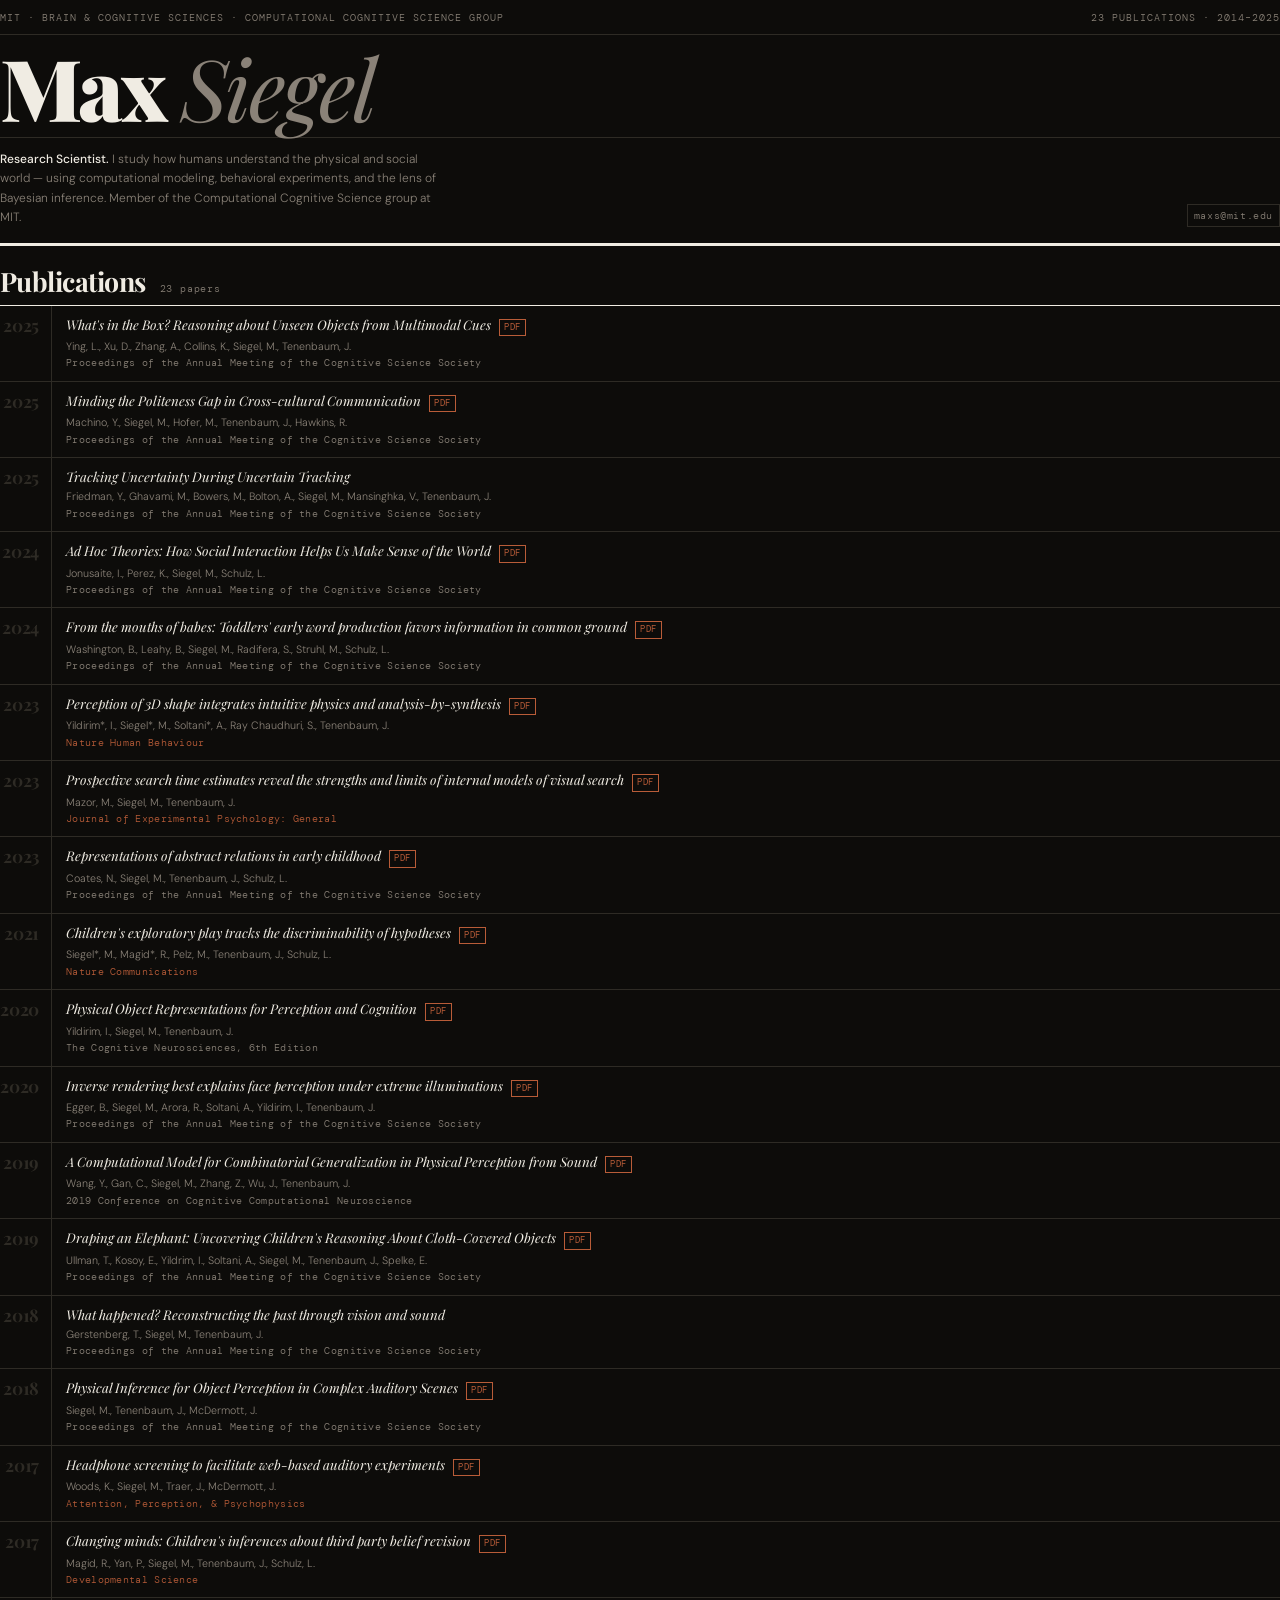
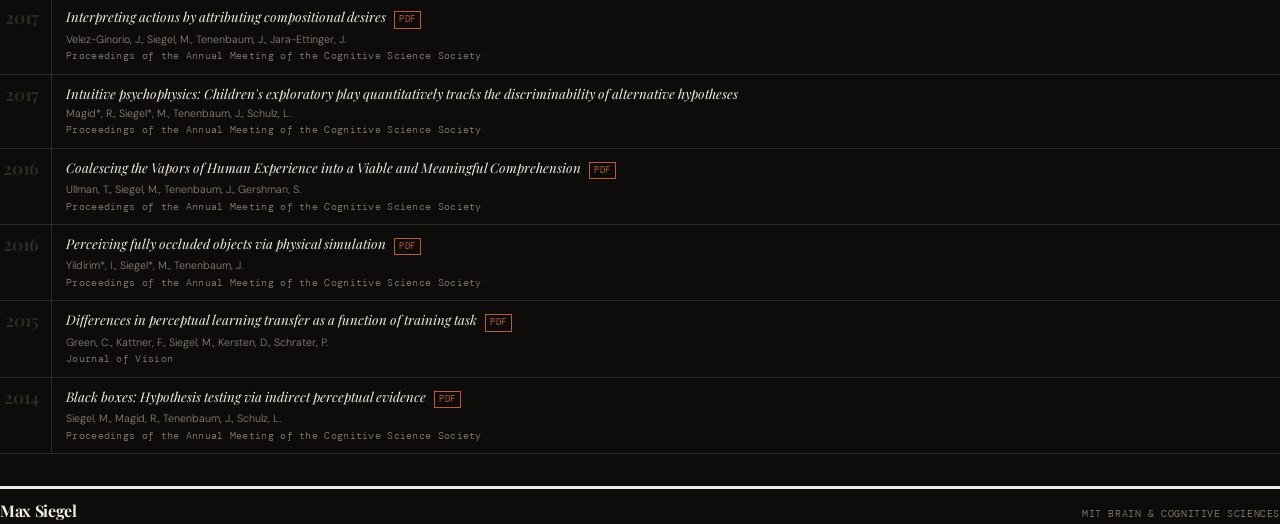
<file: index-print.html>
<!DOCTYPE html>
<html lang="en">
<head>
<meta charset="utf-8">
<meta name="viewport" content="width=device-width, initial-scale=1">
<title>Max Siegel — CV</title>
<link rel="preconnect" href="https://fonts.googleapis.com">
<link rel="preconnect" href="https://fonts.gstatic.com" crossorigin>
<link href="https://fonts.googleapis.com/css2?family=Playfair+Display:ital,wght@0,700;0,900;1,400;1,700&family=DM+Mono:wght@300;400&family=DM+Sans:wght@300;400;500&display=swap" rel="stylesheet">
<style>
*, *::before, *::after { box-sizing: border-box; margin: 0; padding: 0; }

:root {
  --bg:      #0d0c0a;
  --ink:     #f0ece3;
  --mid:     #8a8278;
  --faint:   #2e2b25;
  --accent:  #b85c38;
  --display: "Playfair Display", "Georgia", serif;
  --mono:    "DM Mono", "Courier New", monospace;
  --sans:    "DM Sans", system-ui, sans-serif;
}

html, body {
  background: var(--bg);
  color: var(--ink);
  font-family: var(--sans);
  font-size: 11pt;
  line-height: 1.55;
  -webkit-print-color-adjust: exact;
  print-color-adjust: exact;
}

a { color: var(--ink); text-decoration: none; }

/* ── MASTHEAD ── */
.masthead {
  border-bottom: 3px solid var(--ink);
  padding: 0;
}

.masthead-top {
  display: flex;
  align-items: baseline;
  justify-content: space-between;
  padding: 10px 0 8px;
  border-bottom: 1px solid var(--faint);
  gap: 16px;
}

.masthead-label {
  font-family: var(--mono);
  font-size: 7.5pt;
  font-weight: 300;
  letter-spacing: 0.1em;
  text-transform: uppercase;
  color: var(--mid);
}

.masthead-name {
  font-family: var(--display);
  font-size: 64pt;
  font-weight: 900;
  line-height: 0.9;
  letter-spacing: -0.03em;
  padding: 14px 0 12px;
  display: block;
  color: var(--ink);
}

.masthead-name em {
  font-weight: 400;
  font-style: italic;
  color: var(--mid);
}

.masthead-bottom {
  display: grid;
  grid-template-columns: 1fr auto;
  gap: 24px;
  align-items: end;
  padding: 12px 0 16px;
  border-top: 1px solid var(--faint);
}

.masthead-bio {
  font-family: var(--sans);
  font-size: 9pt;
  line-height: 1.6;
  color: var(--mid);
  max-width: 55ch;
  font-weight: 300;
}

.masthead-bio strong { color: var(--ink); font-weight: 500; }

.masthead-meta {
  display: flex;
  flex-direction: column;
  align-items: flex-end;
  gap: 6px;
  flex-shrink: 0;
}

.contact-links {
  display: flex;
  gap: 8px;
  flex-wrap: wrap;
  justify-content: flex-end;
}

.contact-link {
  font-family: var(--mono);
  font-size: 7.5pt;
  font-weight: 300;
  letter-spacing: 0.06em;
  color: var(--mid);
  padding: 3px 6px;
  border: 1px solid var(--faint);
}

/* ── SECTION ── */
.section-header {
  display: flex;
  align-items: baseline;
  gap: 14px;
  padding: 22px 0 8px;
  border-bottom: 1px solid var(--ink);
}

.section-title {
  font-family: var(--display);
  font-size: 20pt;
  font-weight: 700;
  letter-spacing: -0.02em;
  line-height: 1;
  color: var(--ink);
}

.section-count {
  font-family: var(--mono);
  font-size: 7.5pt;
  font-weight: 300;
  color: var(--mid);
  letter-spacing: 0.08em;
}

/* ── PUBLICATIONS ── */
.pub-list { list-style: none; }

.pub-item {
  display: grid;
  grid-template-columns: 52px 1fr;
  border-bottom: 1px solid var(--faint);
  break-inside: avoid;
}

.pub-year-col {
  padding: 10px 12px 10px 0;
  border-right: 1px solid var(--faint);
  display: flex;
  align-items: flex-start;
  justify-content: flex-end;
}

.pub-year {
  font-family: var(--display);
  font-size: 13pt;
  font-weight: 700;
  color: var(--faint);
  line-height: 1;
  letter-spacing: -0.02em;
}

.pub-body {
  padding: 10px 0 10px 14px;
}

.pub-title-row {
  display: flex;
  align-items: baseline;
  gap: 8px;
  flex-wrap: wrap;
  margin-bottom: 3px;
}

.pub-title {
  font-family: var(--display);
  font-style: italic;
  font-size: 10pt;
  line-height: 1.35;
  color: var(--ink);
  font-weight: 400;
}

.pub-pdf-tag {
  font-family: var(--mono);
  font-size: 6.5pt;
  letter-spacing: 0.08em;
  color: var(--accent);
  border: 1px solid var(--accent);
  padding: 1px 4px;
  white-space: nowrap;
  flex-shrink: 0;
  -webkit-print-color-adjust: exact;
  print-color-adjust: exact;
}

.pub-authors {
  font-family: var(--sans);
  font-size: 8pt;
  color: var(--mid);
  font-weight: 300;
  margin-bottom: 2px;
  line-height: 1.35;
}

.pub-venue {
  font-family: var(--mono);
  font-size: 7.5pt;
  color: var(--mid);
  letter-spacing: 0.03em;
  font-weight: 300;
}

.pub-venue.highlighted {
  color: var(--accent);
  -webkit-print-color-adjust: exact;
  print-color-adjust: exact;
}

/* ── FOOTER ── */
.site-footer {
  border-top: 3px solid var(--ink);
  padding-top: 10px;
  margin-top: 32px;
  display: flex;
  justify-content: space-between;
  align-items: baseline;
  gap: 12px;
}

.footer-name {
  font-family: var(--display);
  font-size: 12pt;
  font-weight: 700;
  letter-spacing: -0.02em;
}

.footer-meta {
  font-family: var(--mono);
  font-size: 7.5pt;
  font-weight: 300;
  color: var(--mid);
  letter-spacing: 0.06em;
  text-transform: uppercase;
}

@media print {
  @page { size: letter portrait; margin: 1.4cm 1.6cm; }
  body { font-size: 10pt; }
  .masthead-name { font-size: 52pt; }
}
</style>
</head>
<body>

<header class="masthead">
  <div class="masthead-top">
    <span class="masthead-label">MIT · Brain &amp; Cognitive Sciences · Computational Cognitive Science Group</span>
    <span class="masthead-label" id="pub-count-label"></span>
  </div>

  <span class="masthead-name">Max <em>Siegel</em></span>

  <div class="masthead-bottom">
    <p class="masthead-bio">
      <strong>Research Scientist.</strong> I study how humans understand the physical and social world — using computational modeling, behavioral experiments, and the lens of Bayesian inference. Member of the Computational Cognitive Science group at MIT.
    </p>
    <div class="masthead-meta">
      <div class="contact-links">
        <span class="contact-link">maxs@mit.edu</span>
      </div>
    </div>
  </div>
</header>

<div class="section-header">
  <h2 class="section-title">Publications</h2>
  <span class="section-count" id="section-count"></span>
</div>

<ul class="pub-list" id="pub-list"></ul>

<footer class="site-footer">
  <span class="footer-name">Max Siegel</span>
  <span class="footer-meta">MIT Brain &amp; Cognitive Sciences</span>
</footer>

<script>
const PUBS = [
  { year: 2025, authors: "Ying, L., Xu, D., Zhang, A., Collins, K., Siegel, M., Tenenbaum, J.", title: "What's in the Box? Reasoning about Unseen Objects from Multimodal Cues", venue: "Proceedings of the Annual Meeting of the Cognitive Science Society", href: "papers/ying2025what.pdf" },
  { year: 2025, authors: "Machino, Y., Siegel, M., Hofer, M., Tenenbaum, J., Hawkins, R.", title: "Minding the Politeness Gap in Cross-cultural Communication", venue: "Proceedings of the Annual Meeting of the Cognitive Science Society", href: "papers/machino2025minding.pdf" },
  { year: 2025, authors: "Friedman, Y., Ghavami, M., Bowers, M., Bolton, A., Siegel, M., Mansinghka, V., Tenenbaum, J.", title: "Tracking Uncertainty During Uncertain Tracking", venue: "Proceedings of the Annual Meeting of the Cognitive Science Society" },
  { year: 2024, authors: "Jonusaite, I., Perez, K., Siegel, M., Schulz, L.", title: "Ad Hoc Theories: How Social Interaction Helps Us Make Sense of the World", venue: "Proceedings of the Annual Meeting of the Cognitive Science Society", href: "papers/jonusaite2025.pdf" },
  { year: 2024, authors: "Washington, B., Leahy, B., Siegel, M., Radifera, S., Struhl, M., Schulz, L.", title: "From the mouths of babes: Toddlers' early word production favors information in common ground", venue: "Proceedings of the Annual Meeting of the Cognitive Science Society", href: "papers/washington2025from.pdf" },
  { year: 2023, authors: "Yildirim*, I., Siegel*, M., Soltani*, A., Ray Chaudhuri, S., Tenenbaum, J.", title: "Perception of 3D shape integrates intuitive physics and analysis-by-synthesis", venue: "Nature Human Behaviour", href: "papers/yildirim2023perception.pdf", highlight: true },
  { year: 2023, authors: "Mazor, M., Siegel, M., Tenenbaum, J.", title: "Prospective search time estimates reveal the strengths and limits of internal models of visual search", venue: "Journal of Experimental Psychology: General", href: "papers/mazor2023prospective.pdf", highlight: true },
  { year: 2023, authors: "Coates, N., Siegel, M., Tenenbaum, J., Schulz, L.", title: "Representations of abstract relations in early childhood", venue: "Proceedings of the Annual Meeting of the Cognitive Science Society", href: "papers/coates2023representations.pdf" },
  { year: 2021, authors: "Siegel*, M., Magid*, R., Pelz, M., Tenenbaum, J., Schulz, L.", title: "Children's exploratory play tracks the discriminability of hypotheses", venue: "Nature Communications", href: "papers/nature_comm_2021.pdf", highlight: true },
  { year: 2020, authors: "Yildirim, I., Siegel, M., Tenenbaum, J.", title: "Physical Object Representations for Perception and Cognition", venue: "The Cognitive Neurosciences, 6th Edition", href: "papers/the_cognitive_neurosciences.pdf" },
  { year: 2020, authors: "Egger, B., Siegel, M., Arora, R., Soltani, A., Yildirim, I., Tenenbaum, J.", title: "Inverse rendering best explains face perception under extreme illuminations", venue: "Proceedings of the Annual Meeting of the Cognitive Science Society", href: "papers/egger2020inverse.pdf" },
  { year: 2019, authors: "Wang, Y., Gan, C., Siegel, M., Zhang, Z., Wu, J., Tenenbaum, J.", title: "A Computational Model for Combinatorial Generalization in Physical Perception from Sound", venue: "2019 Conference on Cognitive Computational Neuroscience", href: "papers/ccn_2019.pdf" },
  { year: 2019, authors: "Ullman, T., Kosoy, E., Yildrim, I., Soltani, A., Siegel, M., Tenenbaum, J., Spelke, E.", title: "Draping an Elephant: Uncovering Children's Reasoning About Cloth-Covered Objects", venue: "Proceedings of the Annual Meeting of the Cognitive Science Society", href: "papers/cogsci_2019.pdf" },
  { year: 2018, authors: "Gerstenberg, T., Siegel, M., Tenenbaum, J.", title: "What happened? Reconstructing the past through vision and sound", venue: "Proceedings of the Annual Meeting of the Cognitive Science Society" },
  { year: 2018, authors: "Siegel, M., Tenenbaum, J., McDermott, J.", title: "Physical Inference for Object Perception in Complex Auditory Scenes", venue: "Proceedings of the Annual Meeting of the Cognitive Science Society", href: "papers/the_cognitive_neurosciences.pdf" },
  { year: 2017, authors: "Woods, K., Siegel, M., Traer, J., McDermott, J.", title: "Headphone screening to facilitate web-based auditory experiments", venue: "Attention, Perception, & Psychophysics", href: "papers/app_2017.pdf", highlight: true },
  { year: 2017, authors: "Magid, R., Yan, P., Siegel, M., Tenenbaum, J., Schulz, L.", title: "Changing minds: Children's inferences about third party belief revision", venue: "Developmental Science", href: "papers/devsci_2017.pdf", highlight: true },
  { year: 2017, authors: "Velez-Ginorio, J., Siegel, M., Tenenbaum, J., Jara-Ettinger, J.", title: "Interpreting actions by attributing compositional desires", venue: "Proceedings of the Annual Meeting of the Cognitive Science Society", href: "papers/cogsci_2017.pdf" },
  { year: 2017, authors: "Magid*, R., Siegel*, M., Tenenbaum, J., Schulz, L.", title: "Intuitive psychophysics: Children's exploratory play quantitatively tracks the discriminability of alternative hypotheses", venue: "Proceedings of the Annual Meeting of the Cognitive Science Society" },
  { year: 2016, authors: "Ullman, T., Siegel, M., Tenenbaum, J., Gershman, S.", title: "Coalescing the Vapors of Human Experience into a Viable and Meaningful Comprehension", venue: "Proceedings of the Annual Meeting of the Cognitive Science Society", href: "papers/cogsci_2016_vapors.pdf" },
  { year: 2016, authors: "Yildirim*, I., Siegel*, M., Tenenbaum, J.", title: "Perceiving fully occluded objects via physical simulation", venue: "Proceedings of the Annual Meeting of the Cognitive Science Society", href: "papers/cogsci_2016_cloth.pdf" },
  { year: 2015, authors: "Green, C., Kattner, F., Siegel, M., Kersten, D., Schrater, P.", title: "Differences in perceptual learning transfer as a function of training task", venue: "Journal of Vision", href: "papers/green_jov.pdf" },
  { year: 2014, authors: "Siegel, M., Magid, R., Tenenbaum, J., Schulz, L.", title: "Black boxes: Hypothesis testing via indirect perceptual evidence", venue: "Proceedings of the Annual Meeting of the Cognitive Science Society", href: "papers/cogsci_2014.pdf" },
];

function render() {
  const list = document.getElementById('pub-list');
  list.innerHTML = PUBS.map(p => {
    const pdfTag = p.href ? `<span class="pub-pdf-tag">PDF</span>` : '';
    const title = `<span class="pub-title">${p.title}</span>`;
    return `
      <li class="pub-item">
        <div class="pub-year-col"><span class="pub-year">${p.year}</span></div>
        <div class="pub-body">
          <div class="pub-title-row">${title}${pdfTag}</div>
          <div class="pub-authors">${p.authors}</div>
          <div class="pub-venue${p.highlight ? ' highlighted' : ''}">${p.venue}</div>
        </div>
      </li>`;
  }).join('');
  const n = PUBS.length;
  document.getElementById('section-count').textContent = `${n} papers`;
  document.getElementById('pub-count-label').textContent = `${n} publications · 2014–2025`;
}

render();

// Auto-print after fonts load
document.fonts.ready.then(() => {
  setTimeout(() => window.print(), 500);
});
</script>
</body>
</html>
</file>
